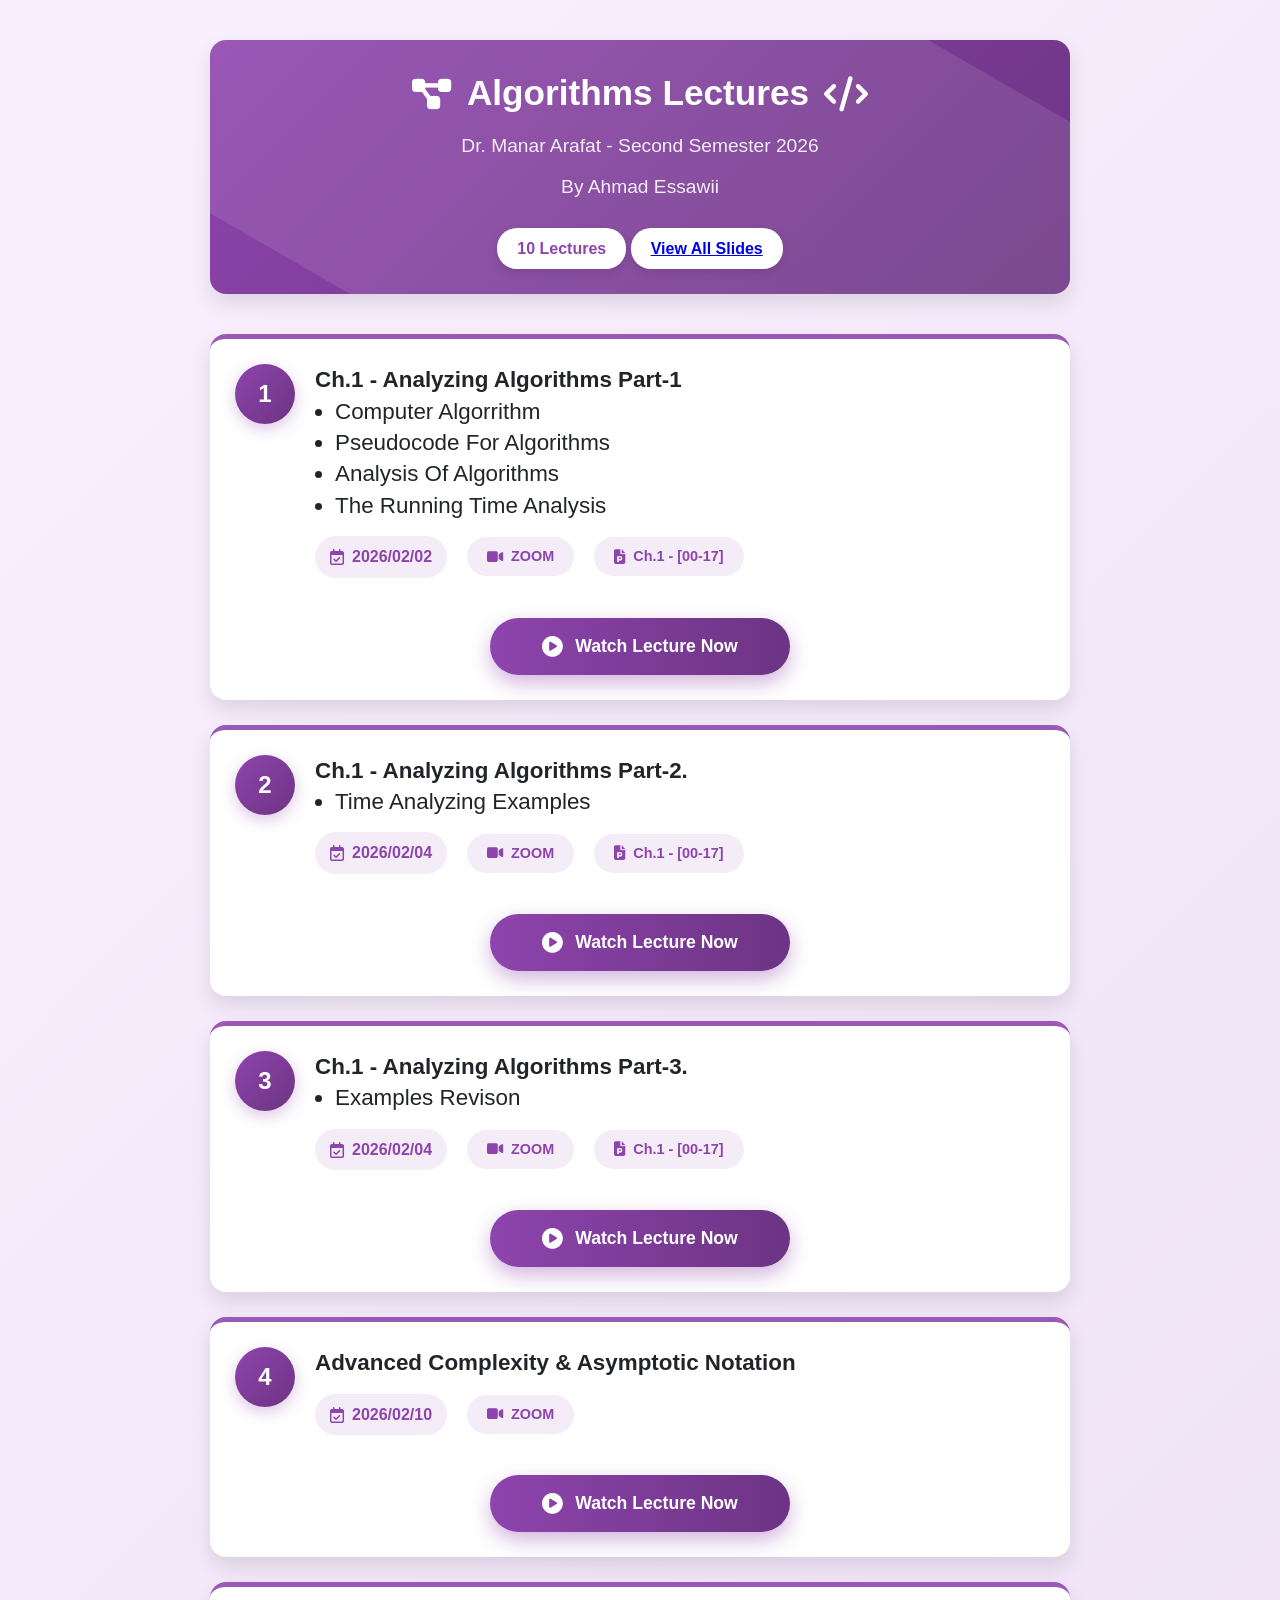
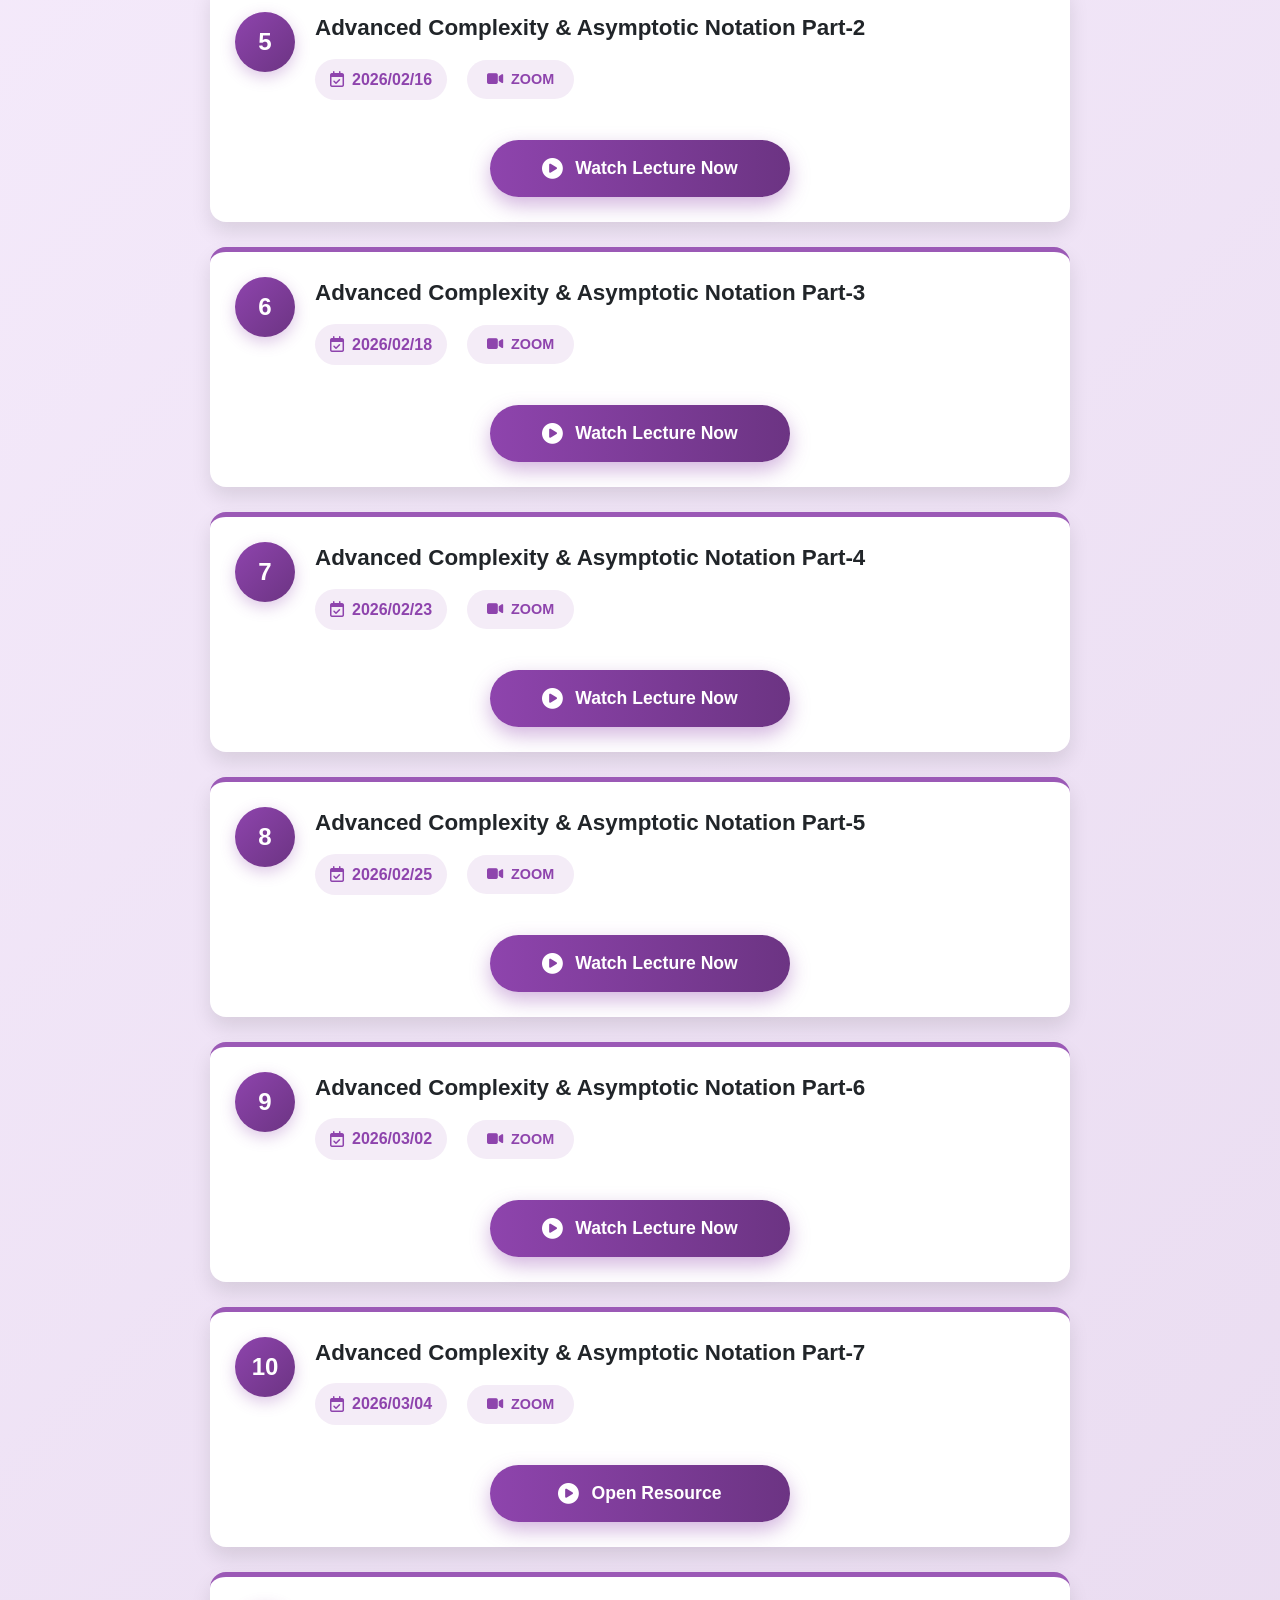
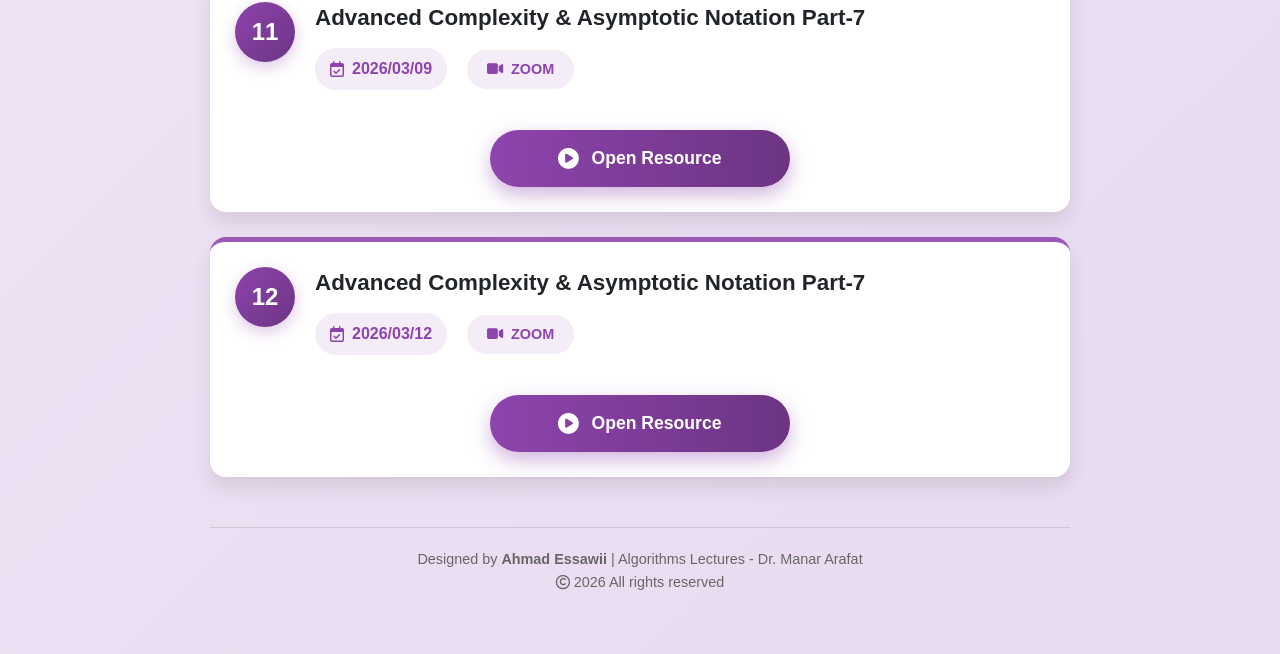
<file: index.html>
<!doctype html>
<html lang="en" dir="ltr">
  <head>
    <link rel="icon" href="logo.png" type="image/x-icon" />
    <meta charset="UTF-8" />
    <meta name="viewport" content="width=device-width, initial-scale=1.0" />
    <title>Algorithms Lectures</title>
    <link
      rel="stylesheet"
      href="https://cdnjs.cloudflare.com/ajax/libs/font-awesome/6.4.0/css/all.min.css"
    />
    <link rel="stylesheet" href="style.css" />
  </head>
  <body>
    <div class="container">
      <header>
        <h1>
          <i class="fas fa-project-diagram"></i> Algorithms Lectures
          <i class="fas fa-code"></i>
        </h1>
        <div class="subtitle">Dr. Manar Arafat - Second Semester 2026</div>
        <div class="subtitle">By Ahmad Essawii</div>
        <div class="lecture-count">10 Lectures</div>
        <div class="lecture-count"><a target="_blank" href="https://drive.google.com/drive/folders/1cXUufVRtm1kbPWA_rPLxFB1r4aHT4f5U">View All Slides</a></div>
        <!-- Updated count -->
      </header>

      <div class="lectures-container">
        <!-- Lecture 1 -->
        <div class="lecture-card">
          <div class="lecture-header">
            <span class="lecture-number">1</span>
            <div class="lecture-info">
              <div class="lecture-title">
                Ch.1 - Analyzing Algorithms Part-1
                <div class="lecture-bio">
                  <ul>
                    <li>Computer Algorrithm</li>
                  </ul>
                  <ul>
                    <li>Pseudocode For Algorithms</li>
                  </ul>
                  <ul>
                    <li>Analysis Of Algorithms</li>
                  </ul>
                  <ul>
                    <li>The Running Time Analysis</li>
                  </ul>
                
                </div>
              </div>
              <div class="lecture-meta">
                <div class="lecture-date">
                  <i class="far fa-calendar-check"></i> 2026/02/02
                </div>
                <span class="lecture-type"
                  ><i class="fas fa-video"></i>
                  <span class="zoom-logo">ZOOM</span>
                </span>
                  <span class="lecture-type"
                  ><i class="fas fa-file-powerpoint"></i>
                  <span class="zoom-logo">Ch.1 - [00-17]</span>
                </span>
              </div>
            </div>
          </div>
          <div class="action-container">
            <button
              class="watch-btn btn-pulse"
              onclick="
                window.open(
                  'https://najah.zoom.us/rec/play/r0aO11GvjHSxM12a0_zcpNF0y31uKpOmZOVuZ7Z3zYOFhR3xEbboWZN9_LV28rXJiEqbaRmsXImaO1i9.7-JraXUPpuLNMZAB?eagerLoadZvaPages=sidemenu.billing.plan_management&accessLevel=meeting&canPlayFromShare=true&from=share_recording_detail&continueMode=true&componentName=rec-play&originRequestUrl=https%3A%2F%2Fnajah.zoom.us%2Frec%2Fshare%2F73IHTy24txvJ-HBl6-nSUjkoDGTtMa2d0Fq_Cg0xL7QRw1siWHOPEccX2FYuLVf-.IN9mpwTWnTXu_-H0',
                  '_blank',
                )
              "
            >
              <i class="fas fa-play-circle"></i> Watch Lecture Now
            </button>
          </div>
        </div>


  
        <!-- Lecture 2 -->
        <div class="lecture-card">
          <div class="lecture-header">
            <span class="lecture-number">2</span>
            <div class="lecture-info">
              <div class="lecture-title">
                Ch.1 - Analyzing Algorithms Part-2.
                <div class="lecture-bio">
                  <ul>
                    <li>Time Analyzing Examples</li>
                  </ul>
                  <ul>
                
                
                </div>
              </div>
              <div class="lecture-meta">
                <div class="lecture-date">
                  <i class="far fa-calendar-check"></i>  2026/02/04
                </div>
                <span class="lecture-type"
                  ><i class="fas fa-video"></i>
                  <span class="zoom-logo">ZOOM</span>
                </span>
                  <span class="lecture-type"
                  ><i class="fas fa-file-powerpoint"></i>
                  <span class="zoom-logo">Ch.1 - [00-17]</span>
                </span>
              </div>
            </div>
          </div>
          <div class="action-container">
            <button
              class="watch-btn btn-pulse"
              onclick="
                window.open(
                  'https://najah.zoom.us/rec/play/NsrjX_9e4EAiPxvGAVD1oGME84ivBp3Omv1sGifavREk33uG-aCVPHzOsQi7EDW_HJOkjdQ1pmGwwfFQ.U0Ah0e7MsCXVE2Af?eagerLoadZvaPages=sidemenu.billing.plan_management&accessLevel=meeting&canPlayFromShare=true&from=share_recording_detail&continueMode=true&componentName=rec-play&originRequestUrl=https%3A%2F%2Fnajah.zoom.us%2Frec%2Fshare%2Fo-Bo2XIjZa7KLr13D-d0-F_n5KYlNvaF1XOHx5u8D0E8xroZaDqOi5RBlgl_QMii.wVMQXZLnnyBjUfVW',
                  '_blank',
                )
              "
            >
              <i class="fas fa-play-circle"></i> Watch Lecture Now
            </button>
          </div>
        </div>

      
        <!-- <div class="lecture-card">
          <div class="lecture-header">
            <span class="lecture-number">3</span>
            <div class="lecture-info">
              <div class="lecture-title">
                Ch.1 - Analyzing Algorithms + Revison + Extra Examples = [17-22]
              </div>
              <div class="lecture-meta">
                <div class="lecture-date">
                  <i class="far fa-calendar-check"></i> 2026/02/09
                </div>
                <span class="lecture-type"
                  ><i class="fas fa-video"></i>
                  <span class="zoom-logo">ZOOM</span>
                </span>
              </div>
            </div>
          </div>
          <div class="action-container">
            <button
              class="watch-btn btn-pulse"
              onclick="
           
              "
            >
              <i class="fas fa-play-circle"></i> Watch Lecture Now
            </button>
          </div>
        </div> -->

        <!-- Lecture 3 -->
        <div class="lecture-card">
          <div class="lecture-header">
            <span class="lecture-number">3</span>
            <div class="lecture-info">
              <div class="lecture-title">
                Ch.1 - Analyzing Algorithms Part-3.
                <div class="lecture-bio">
                  <ul>
                    <li>Examples Revison</li>
                  </ul>
                  <ul>
                
                
                </div>
              </div>
              <div class="lecture-meta">
                <div class="lecture-date">
                  <i class="far fa-calendar-check"></i>  2026/02/04
                </div>
                <span class="lecture-type"
                  ><i class="fas fa-video"></i>
                  <span class="zoom-logo">ZOOM</span>
                </span>
                  <span class="lecture-type"
                  ><i class="fas fa-file-powerpoint"></i>
                  <span class="zoom-logo">Ch.1 - [00-17]</span>
                </span>
              </div>
            </div>
          </div>
          <div class="action-container">
            <button
              class="watch-btn btn-pulse"
              onclick="
                   window.open(
                  'https://najah.zoom.us/rec/play/h1Tj9ansHJTY1it5K4EYjRk59vA_Or_sRdAVUjoAXTThD-zegF9dHa7GeM0Lh_2s0rl_2I_auw3iGyhC.WBL8j8dYkzm0AnOY?eagerLoadZvaPages=sidemenu.billing.plan_management&accessLevel=meeting&canPlayFromShare=true&from=share_recording_detail&continueMode=true&componentName=rec-play&originRequestUrl=https%3A%2F%2Fnajah.zoom.us%2Frec%2Fshare%2Fn1tFPMo8kTi1gMk-zIAbXAOS2VXTunnFesSo4L5pYJj-EvlIRrbQk1dB7b66Z25g.TutaEDMjBzWfQlfx',
                  '_blank',
                )
              "
            >
              <i class="fas fa-play-circle"></i> Watch Lecture Now
            </button>
          </div>
        </div>


        <!-- Lecture 4 -->
        <div class="lecture-card">
          <div class="lecture-header">
            <span class="lecture-number">4</span>
            <div class="lecture-info">
              <div class="lecture-title">
                Advanced Complexity & Asymptotic Notation
              </div>
              <div class="lecture-meta">
                <div class="lecture-date">
                  <i class="far fa-calendar-check"></i> 2026/02/10
                </div>
                <span class="lecture-type"
                  ><i class="fas fa-video"></i>
                  <span class="zoom-logo">ZOOM</span>
                </span>
              </div>
            </div>
          </div>
          <div class="action-container">
            <button
              class="watch-btn btn-pulse"
              onclick="
                window.open(
                  'https://najah.zoom.us/rec/play/xdQ3LAlOb_85Ono21l8XCR2OW9UeTHgXpc51Z4eKaj1klxpayOZgqGY4GYJpUeBv5UA-DeATBWexetmv.RpB0cCu_TsLezSih?eagerLoadZvaPages=sidemenu.billing.plan_management&accessLevel=meeting&canPlayFromShare=true&from=share_recording_detail&continueMode=true&componentName=rec-play&originRequestUrl=https%3A%2F%2Fnajah.zoom.us%2Frec%2Fshare%2FBtfS8PZDeEehpoh2uNvqsqTeSf5YoMyKVS45WqZFyhh425YHLrE_AJoUbvdrNkhI.MN86jpRK5BTYX9lN',
                  '_blank',
                )
              "
            >
              <i class="fas fa-play-circle"></i> Watch Lecture Now
            </button>
          </div>
        </div>

        <!-- Lecture 5 -->
        <div class="lecture-card">
          <div class="lecture-header">
            <span class="lecture-number">5</span>
            <div class="lecture-info">
              <div class="lecture-title">
                Advanced Complexity & Asymptotic Notation Part-2
              </div>
              <div class="lecture-meta">
                <div class="lecture-date">
                  <i class="far fa-calendar-check"></i> 2026/02/16
                </div>
                <span class="lecture-type"
                  ><i class="fas fa-video"></i>
                  <span class="zoom-logo">ZOOM</span>
                </span>
              </div>
            </div>
          </div>
          <div class="action-container">
            <button
              class="watch-btn btn-pulse"
              onclick="
                window.open(
                  'https://najah.zoom.us/rec/share/TWmbNEGSoO2l_osvPdTUZJ9AI7FXyOUTOhZ6JmYdOaiZjsJfZ-jQaauQ5XnRt_jW.xPpuRnAAkjV5tIKq',
                  '_blank',
                )
              "
            >
              <i class="fas fa-play-circle"></i> Watch Lecture Now
            </button>
          </div>
        </div>

        <!-- Lecture 6 -->
        <div class="lecture-card">
          <div class="lecture-header">
            <span class="lecture-number">6</span>
            <div class="lecture-info">
              <div class="lecture-title">
                Advanced Complexity & Asymptotic Notation Part-3
              </div>
              <div class="lecture-meta">
                <div class="lecture-date">
                  <i class="far fa-calendar-check"></i> 2026/02/18
                </div>
                <span class="lecture-type"
                  ><i class="fas fa-video"></i>
                  <span class="zoom-logo">ZOOM</span>
                </span>
              </div>
            </div>
          </div>
          <div class="action-container">
            <button
              class="watch-btn btn-pulse"
              onclick="
                window.open(
                  'https://najah.zoom.us/rec/play/h3-WR_Hta0qvoFpu6s5L1YiX81wznysyaswgY6v7yKiJJRM6W6Ehj7nYQCxBBSA8zZpad0-2O3qATxYY.K53vkVqmq7P4Gk0n?eagerLoadZvaPages=sidemenu.billing.plan_management&accessLevel=meeting&canPlayFromShare=true&from=share_recording_detail&continueMode=true&componentName=rec-play&originRequestUrl=https%3A%2F%2Fnajah.zoom.us%2Frec%2Fshare%2F28jlEcpcqDaXivy6GtsgX08zv8dqcRS1-JSj2sxsc5GEEw9yeN7hzNp2pNgBfi76.JYUKF9-YzaQv-Scs',
                  '_blank',
                )
              "
            >
              <i class="fas fa-play-circle"></i> Watch Lecture Now
            </button>
          </div>
        </div>

        <!-- Lecture 7 -->
        <div class="lecture-card">
          <div class="lecture-header">
            <span class="lecture-number">7</span>
            <div class="lecture-info">
              <div class="lecture-title">
                Advanced Complexity & Asymptotic Notation Part-4
              </div>
              <div class="lecture-meta">
                <div class="lecture-date">
                  <i class="far fa-calendar-check"></i> 2026/02/23
                </div>
                <span class="lecture-type"
                  ><i class="fas fa-video"></i>
                  <span class="zoom-logo">ZOOM</span>
                </span>
              </div>
            </div>
          </div>
          <div class="action-container">
            <button
              class="watch-btn btn-pulse"
              onclick="
                window.open(
                  'https://najah.zoom.us/rec/share/JkVyLScqz_eVdnHm1fHb5yAnptF7GNsTN3TSKcnkxVheFpMFspgyBK6g_m5hjEYK.XIj5-MKpv2clkEP4',
                  '_blank',
                )
              "
            >
              <i class="fas fa-play-circle"></i> Watch Lecture Now
            </button>
          </div>
        </div>

        <!-- Lecture 8 -->
        <div class="lecture-card">
          <div class="lecture-header">
            <span class="lecture-number">8</span>
            <div class="lecture-info">
              <div class="lecture-title">
                Advanced Complexity & Asymptotic Notation Part-5
              </div>
              <div class="lecture-meta">
                <div class="lecture-date">
                  <i class="far fa-calendar-check"></i> 2026/02/25
                </div>
                <span class="lecture-type"
                  ><i class="fas fa-video"></i>
                  <span class="zoom-logo">ZOOM</span>
                </span>
              </div>
            </div>
          </div>
          <div class="action-container">
            <button
              class="watch-btn btn-pulse"
              onclick="
                window.open(
                  'https://najah.zoom.us/rec/play/EAc1ib1RhIXB-Bw-6J7QaS4CQi457bDTF8B8-HvklPsw84gunmEgAlUefiaJDH_8rdMI3KUfolW-vmQJ.YtVFv1EMKtwH1KUW?eagerLoadZvaPages=sidemenu.billing.plan_management&accessLevel=meeting&canPlayFromShare=true&from=share_recording_detail&continueMode=true&componentName=rec-play&originRequestUrl=https%3A%2F%2Fnajah.zoom.us%2Frec%2Fshare%2FxU28wzCtP9d10xHMWvWzt-kLvtR1-SE6l7K3aIDJN5xqG4UJ7lfOvzL8IzsgBbc.ug7GwV-zM0Qasewo',
                  '_blank',
                )
              "
            >
              <i class="fas fa-play-circle"></i> Watch Lecture Now
            </button>
          </div>
        </div>

        <!-- Lecture 9 (New - Zoom) -->
        <div class="lecture-card">
          <div class="lecture-header">
            <span class="lecture-number">9</span>
            <div class="lecture-info">
              <div class="lecture-title">
                Advanced Complexity & Asymptotic Notation Part-6
              </div>
              <div class="lecture-meta">
                <div class="lecture-date">
                  <i class="far fa-calendar-check"></i> 2026/03/02
                </div>
                <span class="lecture-type"
                  ><i class="fas fa-video"></i>
                  <span class="zoom-logo">ZOOM</span>
                </span>
              </div>
            </div>
          </div>
          <div class="action-container">
            <button
              class="watch-btn btn-pulse"
              onclick="
                window.open(
                  'https://najah.zoom.us/rec/share/4cogxP-rQiu_LZMRtxQIU6FyyVVh3q6wuGapNBrH4JFPh4GRijX5c3SVIdX6Xa_F.BMaEDrzsJSo5gk7B',
                  '_blank',
                )
              "
            >
              <i class="fas fa-play-circle"></i> Watch Lecture Now
            </button>
          </div>
        </div>

        <!-- Lecture 10 (New - Moodle) -->
        <div class="lecture-card">
          <div class="lecture-header">
            <span class="lecture-number">10</span>
            <div class="lecture-info">
              <div class="lecture-title">
                Advanced Complexity & Asymptotic Notation Part-7
              </div>
              <div class="lecture-meta">
                <div class="lecture-date">
                  <i class="far fa-calendar-check"></i> 2026/03/04
                </div>
                <span class="lecture-type"
                  ><i class="fas fa-video"></i>
                  <span class="zoom-logo">ZOOM</span>
                  <!-- Reusing same style class -->
                </span>
              </div>
            </div>
          </div>
          <div class="action-container">
            <button
              class="watch-btn btn-pulse"
              onclick="
                window.open(
                  'https://najah.zoom.us/rec/share/Va743GR-PBy2H8Vo9jVh4wIuIN4ZQ_-b0ml-E0_22fHvurFEJokbmBsOaaLVeU2q.IcM4HpZwdV2M33xN',
                  '_blank',
                )
              "
            >
              <i class="fas fa-play-circle"></i> Open Resource
            </button>
          </div>
        </div>

        <!-- Lecture 11  -->
        <div class="lecture-card">
          <div class="lecture-header">
            <span class="lecture-number">11</span>
            <div class="lecture-info">
              <div class="lecture-title">
                Advanced Complexity & Asymptotic Notation Part-7
              </div>
              <div class="lecture-meta">
                <div class="lecture-date">
                  <i class="far fa-calendar-check"></i> 2026/03/09
                </div>
                <span class="lecture-type"
                  ><i class="fas fa-video"></i>
                  <span class="zoom-logo">ZOOM</span>
                  <!-- Reusing same style class -->
                </span>
              </div>
            </div>
          </div>
          <div class="action-container">
            <button
              class="watch-btn btn-pulse"
              onclick="
                window.open(
                  'https://najah.zoom.us/rec/play/ouWP02sDY9Wb3wUjjH2bD0aUEkPjKX4ehWROTVTTN1tWPliR9eQ2ED2aEv0xq-tUQoKqZI_JZ__Qbpt-.ZV79_r62xzl2Q2VS?eagerLoadZvaPages=sidemenu.billing.plan_management&accessLevel=meeting&canPlayFromShare=true&from=share_recording_detail&continueMode=true&componentName=rec-play&originRequestUrl=https%3A%2F%2Fnajah.zoom.us%2Frec%2Fshare%2Fi-NwfsuPEKQ9v_zgo2-ZwXmzuar5B6q1B_XeC7qbica7GAhy5Dh6ifvO_baUFwA-.XYWiXAwhg3x4lGD8',
                  '_blank',
                )
              "
            >
              <i class="fas fa-play-circle"></i> Open Resource
            </button>
          </div>
        </div>

        <!-- Lecture 12  -->
        <div class="lecture-card">
          <div class="lecture-header">
            <span class="lecture-number">12</span>
            <div class="lecture-info">
              <div class="lecture-title">
                Advanced Complexity & Asymptotic Notation Part-7
              </div>
              <div class="lecture-meta">
                <div class="lecture-date">
                  <i class="far fa-calendar-check"></i> 2026/03/12
                </div>
                <span class="lecture-type"
                  ><i class="fas fa-video"></i>
                  <span class="zoom-logo">ZOOM</span>
                  <!-- Reusing same style class -->
                </span>
              </div>
            </div>
          </div>
          <div class="action-container">
            <button
              class="watch-btn btn-pulse"
              onclick="
                window.open(
                  'https://najah.zoom.us/rec/play/fiNoL6o6MKsiMEDbxfVrahb4OizUhHf9TR5jdevIX0KXgLosQ3H5rZlz0098eJHrnVV-7FenENtZ-L2e.vembAF_rQOWZFwbg?eagerLoadZvaPages=sidemenu.billing.plan_management&accessLevel=meeting&canPlayFromShare=true&from=share_recording_detail&continueMode=true&componentName=rec-play&originRequestUrl=https%3A%2F%2Fnajah.zoom.us%2Frec%2Fshare%2FWw_scbfiMPh_Z7CoC_nLHkvToWQdvSfNda5ZlkD7qzIhs4102bPf6aeBXqVi6IPr.xGY95USbxPxt31In',
                  '_blank',
                )
              "
            >
              <i class="fas fa-play-circle"></i> Open Resource
            </button>
          </div>
        </div>
      </div>

      <div class="footer">
        <p>
          Designed by <strong>Ahmad Essawii</strong> | Algorithms Lectures - Dr.
          Manar Arafat
        </p>
        <p><i class="far fa-copyright"></i> 2026 All rights reserved</p>
      </div>
    </div>
  </body>
</html>
</file>
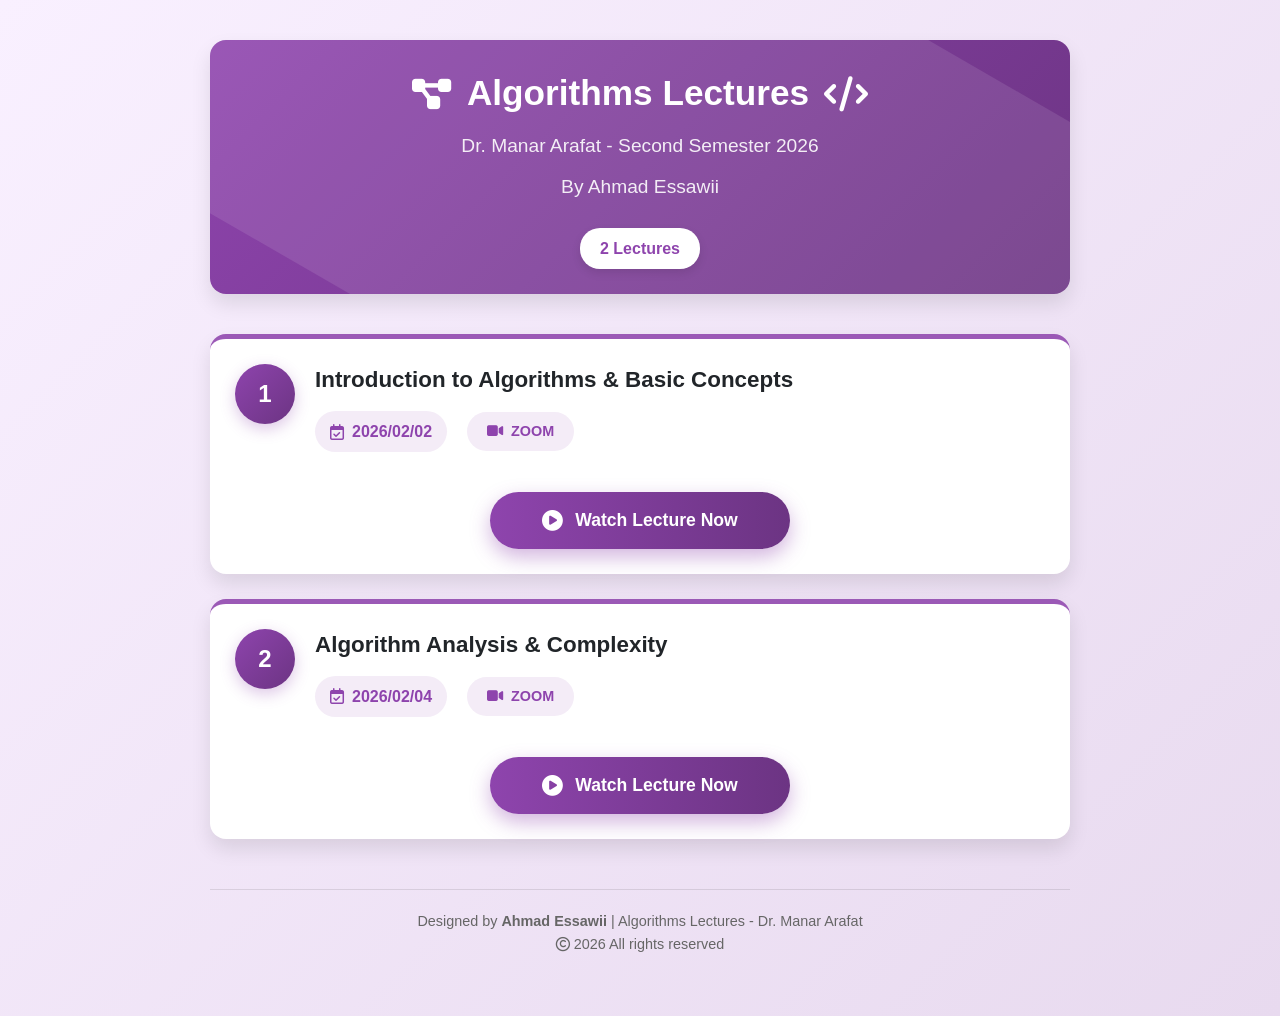
<file: Algorithms-Project/index.html>
<!doctype html>
<html lang="en" dir="ltr">
  <head>
    <link
      rel="icon"
      href="https://img.freepik.com/premium-vector/algorithm-icon_933463-65655.jpg"
      type="image/x-icon"
    />
    <meta charset="UTF-8" />
    <meta name="viewport" content="width=device-width, initial-scale=1.0" />
    <title>Algorithms Lectures</title>
    <link
      rel="stylesheet"
      href="https://cdnjs.cloudflare.com/ajax/libs/font-awesome/6.4.0/css/all.min.css"
    />
    <style>
      * {
        margin: 0;
        padding: 0;
        box-sizing: border-box;
      }

      :root {
        --primary: #8e44ad;
        --secondary: #6c3483;
        --accent: #e74c3c;
        --light: #f8f9fa;
        --dark: #212529;
        --success: #27ae60;
        --zoom-color: #9b59b6;
        --zoom-light: #f4ecf7;
        --shadow: 0 10px 20px rgba(0, 0, 0, 0.1);
        --shadow-hover: 0 15px 30px rgba(0, 0, 0, 0.2);
        --border-radius: 16px;
        --transition: all 0.3s ease;
      }

      body {
        font-family: "Segoe UI", Tahoma, Geneva, Verdana, sans-serif;
        background: linear-gradient(135deg, #f9f0ff 0%, #e8daef 100%);
        min-height: 100vh;
        padding: 20px;
        line-height: 1.6;
        color: var(--dark);
      }

      .container {
        max-width: 900px;
        margin: 0 auto;
        padding: 20px;
      }

      header {
        text-align: center;
        margin-bottom: 40px;
        padding: 25px;
        background: linear-gradient(135deg, #8e44ad 0%, #6c3483 100%);
        border-radius: var(--border-radius);
        color: white;
        box-shadow: var(--shadow);
        position: relative;
        overflow: hidden;
      }

      header::before {
        content: "";
        position: absolute;
        top: -50%;
        right: -50%;
        width: 200%;
        height: 200%;
        background: rgba(255, 255, 255, 0.1);
        transform: rotate(30deg);
      }

      h1 {
        font-size: 2.2rem;
        margin-bottom: 10px;
        position: relative;
        z-index: 1;
        display: flex;
        align-items: center;
        justify-content: center;
        gap: 15px;
      }

      .subtitle {
        font-size: 1.2rem;
        opacity: 0.9;
        position: relative;
        z-index: 1;
        margin-bottom: 10px;
      }

      .lecture-count {
        display: inline-block;
        background-color: white;
        color: #8e44ad;
        padding: 8px 20px;
        border-radius: 20px;
        font-size: 1rem;
        margin-top: 15px;
        position: relative;
        z-index: 1;
        font-weight: bold;
        box-shadow: 0 4px 10px rgba(0, 0, 0, 0.1);
      }

      .lectures-container {
        display: flex;
        flex-direction: column;
        gap: 25px;
      }

      .lecture-card {
        background: white;
        border-radius: var(--border-radius);
        padding: 25px;
        box-shadow: var(--shadow);
        transition: var(--transition);
        border-top: 5px solid var(--zoom-color);
        position: relative;
        width: 100%;
        display: flex;
        flex-direction: column;
      }

      .lecture-card:hover {
        transform: translateY(-5px);
        box-shadow: var(--shadow-hover);
        border-top-color: #e74c3c;
      }

      .lecture-header {
        display: flex;
        align-items: flex-start;
        margin-bottom: 20px;
      }

      .lecture-number {
        display: flex;
        align-items: center;
        justify-content: center;
        background: linear-gradient(135deg, #8e44ad 0%, #6c3483 100%);
        color: white;
        width: 60px;
        height: 60px;
        border-radius: 50%;
        font-size: 1.5rem;
        font-weight: bold;
        margin-right: 20px;
        flex-shrink: 0;
        box-shadow: 0 5px 15px rgba(142, 68, 173, 0.3);
      }

      .lecture-info {
        flex: 1;
      }

      .lecture-title {
        font-size: 1.4rem;
        color: var(--dark);
        margin-bottom: 15px;
        font-weight: 700;
        line-height: 1.4;
      }

      .lecture-meta {
        display: flex;
        align-items: center;
        flex-wrap: wrap;
        gap: 20px;
      }

      .lecture-date {
        color: #8e44ad;
        font-size: 1rem;
        display: flex;
        align-items: center;
        font-weight: 600;
        background: var(--zoom-light);
        padding: 8px 15px;
        border-radius: 50px;
        gap: 8px;
      }

      .lecture-date i {
        color: #8e44ad;
      }

      .lecture-type {
        display: inline-flex;
        align-items: center;
        gap: 8px;
        background-color: var(--zoom-light);
        color: #8e44ad;
        padding: 8px 20px;
        border-radius: 50px;
        font-size: 0.9rem;
        font-weight: 700;
      }

      .zoom-logo {
        color: #8e44ad;
        font-weight: bold;
      }

      .action-container {
        margin-top: 20px;
        text-align: center;
      }

      .watch-btn {
        background: linear-gradient(to right, #8e44ad 0%, #6c3483 100%);
        color: white;
        border: none;
        padding: 18px 35px;
        border-radius: 50px;
        font-size: 1.1rem;
        cursor: pointer;
        transition: var(--transition);
        box-shadow: 0 8px 20px rgba(142, 68, 173, 0.4);
        font-weight: bold;
        text-decoration: none;
        display: inline-flex;
        align-items: center;
        justify-content: center;
        gap: 12px;
        min-width: 300px;
        position: relative;
        overflow: hidden;
      }

      .watch-btn::before {
        content: "";
        position: absolute;
        top: 0;
        left: -100%;
        width: 100%;
        height: 100%;
        background: linear-gradient(
          90deg,
          transparent,
          rgba(255, 255, 255, 0.2),
          transparent
        );
        transition: 0.5s;
      }

      .watch-btn:hover::before {
        left: 100%;
      }

      .watch-btn:hover {
        transform: translateY(-3px) scale(1.03);
        box-shadow: 0 12px 25px rgba(142, 68, 173, 0.5);
        background: linear-gradient(to right, #6c3483 0%, #8e44ad 100%);
      }

      .watch-btn:active {
        transform: translateY(0) scale(1);
      }

      .watch-btn i {
        font-size: 1.3rem;
      }

      .btn-pulse {
        animation: pulse 2s infinite;
      }

      @keyframes pulse {
        0% {
          box-shadow: 0 8px 20px rgba(142, 68, 173, 0.4);
        }
        50% {
          box-shadow: 0 8px 20px rgba(142, 68, 173, 0.8);
        }
        100% {
          box-shadow: 0 8px 20px rgba(142, 68, 173, 0.4);
        }
      }

      .footer {
        text-align: center;
        margin-top: 50px;
        padding: 20px;
        color: #666;
        font-size: 0.9rem;
        border-top: 1px solid rgba(0, 0, 0, 0.1);
      }

      @media (max-width: 768px) {
        h1 {
          font-size: 1.8rem;
          flex-direction: column;
          gap: 10px;
        }

        .lecture-card {
          padding: 20px;
        }

        .lecture-header {
          flex-direction: column;
          align-items: flex-start;
        }

        .lecture-number {
          margin-right: 0;
          margin-bottom: 15px;
        }

        .lecture-meta {
          flex-direction: column;
          align-items: flex-start;
          gap: 10px;
        }

        .watch-btn {
          min-width: 100%;
          padding: 16px 25px;
          font-size: 1rem;
        }
      }
    </style>
  </head>
  <body>
    <div class="container">
      <header>
        <h1>
          <i class="fas fa-project-diagram"></i> Algorithms Lectures
          <i class="fas fa-code"></i>
        </h1>
        <div class="subtitle">Dr. Manar Arafat - Second Semester 2026</div>
        <div class="subtitle">By Ahmad Essawii</div>
        <div class="lecture-count">2 Lectures</div>
      </header>

      <div class="lectures-container">
        <!-- Lecture 1 -->
        <div class="lecture-card">
          <div class="lecture-header">
            <span class="lecture-number">1</span>
            <div class="lecture-info">
              <div class="lecture-title">
                Introduction to Algorithms & Basic Concepts
              </div>
              <div class="lecture-meta">
                <div class="lecture-date">
                  <i class="far fa-calendar-check"></i> 2026/02/02
                </div>
                <span class="lecture-type"
                  ><i class="fas fa-video"></i>
                  <span class="zoom-logo">ZOOM</span>
                </span>
              </div>
            </div>
          </div>
          <div class="action-container">
            <button
              class="watch-btn btn-pulse"
              onclick="
                window.open(
                  'https://najah.zoom.us/rec/play/r0aO11GvjHSxM12a0_zcpNF0y31uKpOmZOVuZ7Z3zYOFhR3xEbboWZN9_LV28rXJiEqbaRmsXImaO1i9.7-JraXUPpuLNMZAB?eagerLoadZvaPages=sidemenu.billing.plan_management&accessLevel=meeting&canPlayFromShare=true&from=share_recording_detail&continueMode=true&componentName=rec-play&originRequestUrl=https%3A%2F%2Fnajah.zoom.us%2Frec%2Fshare%2F73IHTy24txvJ-HBl6-nSUjkoDGTtMa2d0Fq_Cg0xL7QRw1siWHOPEccX2FYuLVf-.IN9mpwTWnTXu_-H0',
                  '_blank',
                )
              "
            >
              <i class="fas fa-play-circle"></i> Watch Lecture Now
            </button>
          </div>
        </div>

        <!-- Lecture 2 -->
        <div class="lecture-card">
          <div class="lecture-header">
            <span class="lecture-number">2</span>
            <div class="lecture-info">
              <div class="lecture-title">Algorithm Analysis & Complexity</div>
              <div class="lecture-meta">
                <div class="lecture-date">
                  <i class="far fa-calendar-check"></i> 2026/02/04
                </div>
                <span class="lecture-type"
                  ><i class="fas fa-video"></i>
                  <span class="zoom-logo">ZOOM</span>
                </span>
              </div>
            </div>
          </div>
          <div class="action-container">
            <button
              class="watch-btn btn-pulse"
              onclick="
                window.open(
                  'https://najah.zoom.us/rec/play/NsrjX_9e4EAiPxvGAVD1oGME84ivBp3Omv1sGifavREk33uG-aCVPHzOsQi7EDW_HJOkjdQ1pmGwwfFQ.U0Ah0e7MsCXVE2Af?eagerLoadZvaPages=sidemenu.billing.plan_management&accessLevel=meeting&canPlayFromShare=true&from=share_recording_detail&continueMode=true&componentName=rec-play&originRequestUrl=https%3A%2F%2Fnajah.zoom.us%2Frec%2Fshare%2Fo-Bo2XIjZa7KLr13D-d0-F_n5KYlNvaF1XOHx5u8D0E8xroZaDqOi5RBlgl_QMii.wVMQXZLnnyBjUfVW',
                  '_blank',
                )
              "
            >
              <i class="fas fa-play-circle"></i> Watch Lecture Now
            </button>
          </div>
        </div>
      </div>

      <div class="footer">
        <p>
          Designed by <strong>Ahmad Essawii</strong> | Algorithms Lectures - Dr.
          Manar Arafat
        </p>
        <p><i class="far fa-copyright"></i> 2026 All rights reserved</p>
      </div>
    </div>
  </body>
</html>
</file>
<file: style.css>
* {
  margin: 0;
  padding: 0;
  box-sizing: border-box;
}

:root {
  --primary: #8e44ad;
  --secondary: #6c3483;
  --accent: #e74c3c;
  --light: #f8f9fa;
  --dark: #212529;
  --success: #27ae60;
  --zoom-color: #9b59b6;
  --zoom-light: #f4ecf7;
  --shadow: 0 10px 20px rgba(0, 0, 0, 0.1);
  --shadow-hover: 0 15px 30px rgba(0, 0, 0, 0.2);
  --border-radius: 16px;
  --transition: all 0.3s ease;
}

body {
  font-family: "Segoe UI", Tahoma, Geneva, Verdana, sans-serif;
  background: linear-gradient(135deg, #f9f0ff 0%, #e8daef 100%);
  min-height: 100vh;
  padding: 20px;
  line-height: 1.6;
  color: var(--dark);
}

.container {
  max-width: 900px;
  margin: 0 auto;
  padding: 20px;
}

header {
  text-align: center;
  margin-bottom: 40px;
  padding: 25px;
  background: linear-gradient(135deg, #8e44ad 0%, #6c3483 100%);
  border-radius: var(--border-radius);
  color: white;
  box-shadow: var(--shadow);
  position: relative;
  overflow: hidden;
}

header::before {
  content: "";
  position: absolute;
  top: -50%;
  right: -50%;
  width: 200%;
  height: 200%;
  background: rgba(255, 255, 255, 0.1);
  transform: rotate(30deg);
}

h1 {
  font-size: 2.2rem;
  margin-bottom: 10px;
  position: relative;
  z-index: 1;
  display: flex;
  align-items: center;
  justify-content: center;
  gap: 15px;
}

.subtitle {
  font-size: 1.2rem;
  opacity: 0.9;
  position: relative;
  z-index: 1;
  margin-bottom: 10px;
}

.lecture-count {
  display: inline-block;
  background-color: white;
  color: #8e44ad;
  padding: 8px 20px;
  border-radius: 20px;
  font-size: 1rem;
  margin-top: 15px;
  position: relative;
  z-index: 1;
  font-weight: bold;
  box-shadow: 0 4px 10px rgba(0, 0, 0, 0.1);
}

.lectures-container {
  display: flex;
  flex-direction: column;
  gap: 25px;
}

.lecture-card {
  background: white;
  border-radius: var(--border-radius);
  padding: 25px;
  box-shadow: var(--shadow);
  transition: var(--transition);
  border-top: 5px solid var(--zoom-color);
  position: relative;
  width: 100%;
  display: flex;
  flex-direction: column;
}

.lecture-card:hover {
  transform: translateY(-5px);
  box-shadow: var(--shadow-hover);
  border-top-color: #e74c3c;
}

.lecture-header {
  display: flex;
  align-items: flex-start;
  margin-bottom: 20px;
}

.lecture-number {
  display: flex;
  align-items: center;
  justify-content: center;
  background: linear-gradient(135deg, #8e44ad 0%, #6c3483 100%);
  color: white;
  width: 60px;
  height: 60px;
  border-radius: 50%;
  font-size: 1.5rem;
  font-weight: bold;
  margin-right: 20px;
  flex-shrink: 0;
  box-shadow: 0 5px 15px rgba(142, 68, 173, 0.3);
}

.lecture-info {
  flex: 1;
}

.lecture-title {
  font-size: 1.4rem;
  color: var(--dark);
  margin-bottom: 15px;
  font-weight: 700;
  line-height: 1.4;
}

.lecture-meta {
  display: flex;
  align-items: center;
  flex-wrap: wrap;
  gap: 20px;
}

.lecture-date {
  color: #8e44ad;
  font-size: 1rem;
  display: flex;
  align-items: center;
  font-weight: 600;
  background: var(--zoom-light);
  padding: 8px 15px;
  border-radius: 50px;
  gap: 8px;
}

.lecture-date i {
  color: #8e44ad;
}

.lecture-type {
  display: inline-flex;
  align-items: center;
  gap: 8px;
  background-color: var(--zoom-light);
  color: #8e44ad;
  padding: 8px 20px;
  border-radius: 50px;
  font-size: 0.9rem;
  font-weight: 700;
}

.zoom-logo {
  color: #8e44ad;
  font-weight: bold;
}

.action-container {
  margin-top: 20px;
  text-align: center;
}

.watch-btn {
  background: linear-gradient(to right, #8e44ad 0%, #6c3483 100%);
  color: white;
  border: none;
  padding: 18px 35px;
  border-radius: 50px;
  font-size: 1.1rem;
  cursor: pointer;
  transition: var(--transition);
  box-shadow: 0 8px 20px rgba(142, 68, 173, 0.4);
  font-weight: bold;
  text-decoration: none;
  display: inline-flex;
  align-items: center;
  justify-content: center;
  gap: 12px;
  min-width: 300px;
  position: relative;
  overflow: hidden;
}

.watch-btn::before {
  content: "";
  position: absolute;
  top: 0;
  left: -100%;
  width: 100%;
  height: 100%;
  background: linear-gradient(
    90deg,
    transparent,
    rgba(255, 255, 255, 0.2),
    transparent
  );
  transition: 0.5s;
}

.watch-btn:hover::before {
  left: 100%;
}

.watch-btn:hover {
  transform: translateY(-3px) scale(1.03);
  box-shadow: 0 12px 25px rgba(142, 68, 173, 0.5);
  background: linear-gradient(to right, #6c3483 0%, #8e44ad 100%);
}

.watch-btn:active {
  transform: translateY(0) scale(1);
}

.watch-btn i {
  font-size: 1.3rem;
}

.btn-pulse {
  animation: pulse 2s infinite;
}

@keyframes pulse {
  0% {
    box-shadow: 0 8px 20px rgba(142, 68, 173, 0.4);
  }
  50% {
    box-shadow: 0 8px 20px rgba(142, 68, 173, 0.8);
  }
  100% {
    box-shadow: 0 8px 20px rgba(142, 68, 173, 0.4);
  }
}

.footer {
  text-align: center;
  margin-top: 50px;
  padding: 20px;
  color: #666;
  font-size: 0.9rem;
  border-top: 1px solid rgba(0, 0, 0, 0.1);
}

@media (max-width: 768px) {
  h1 {
    font-size: 1.8rem;
    flex-direction: column;
    gap: 10px;
  }

  .lecture-card {
    padding: 20px;
  }

  .lecture-header {
    flex-direction: column;
    align-items: flex-start;
  }

  .lecture-number {
    margin-right: 0;
    margin-bottom: 15px;
  }

  .lecture-meta {
    flex-direction: column;
    align-items: flex-start;
    gap: 10px;
  }

  .watch-btn {
    min-width: 100%;
    padding: 16px 25px;
    font-size: 1rem;
  }
}


.lecture-bio ul {padding-left: 20px; font-weight: 400;}
</file>
